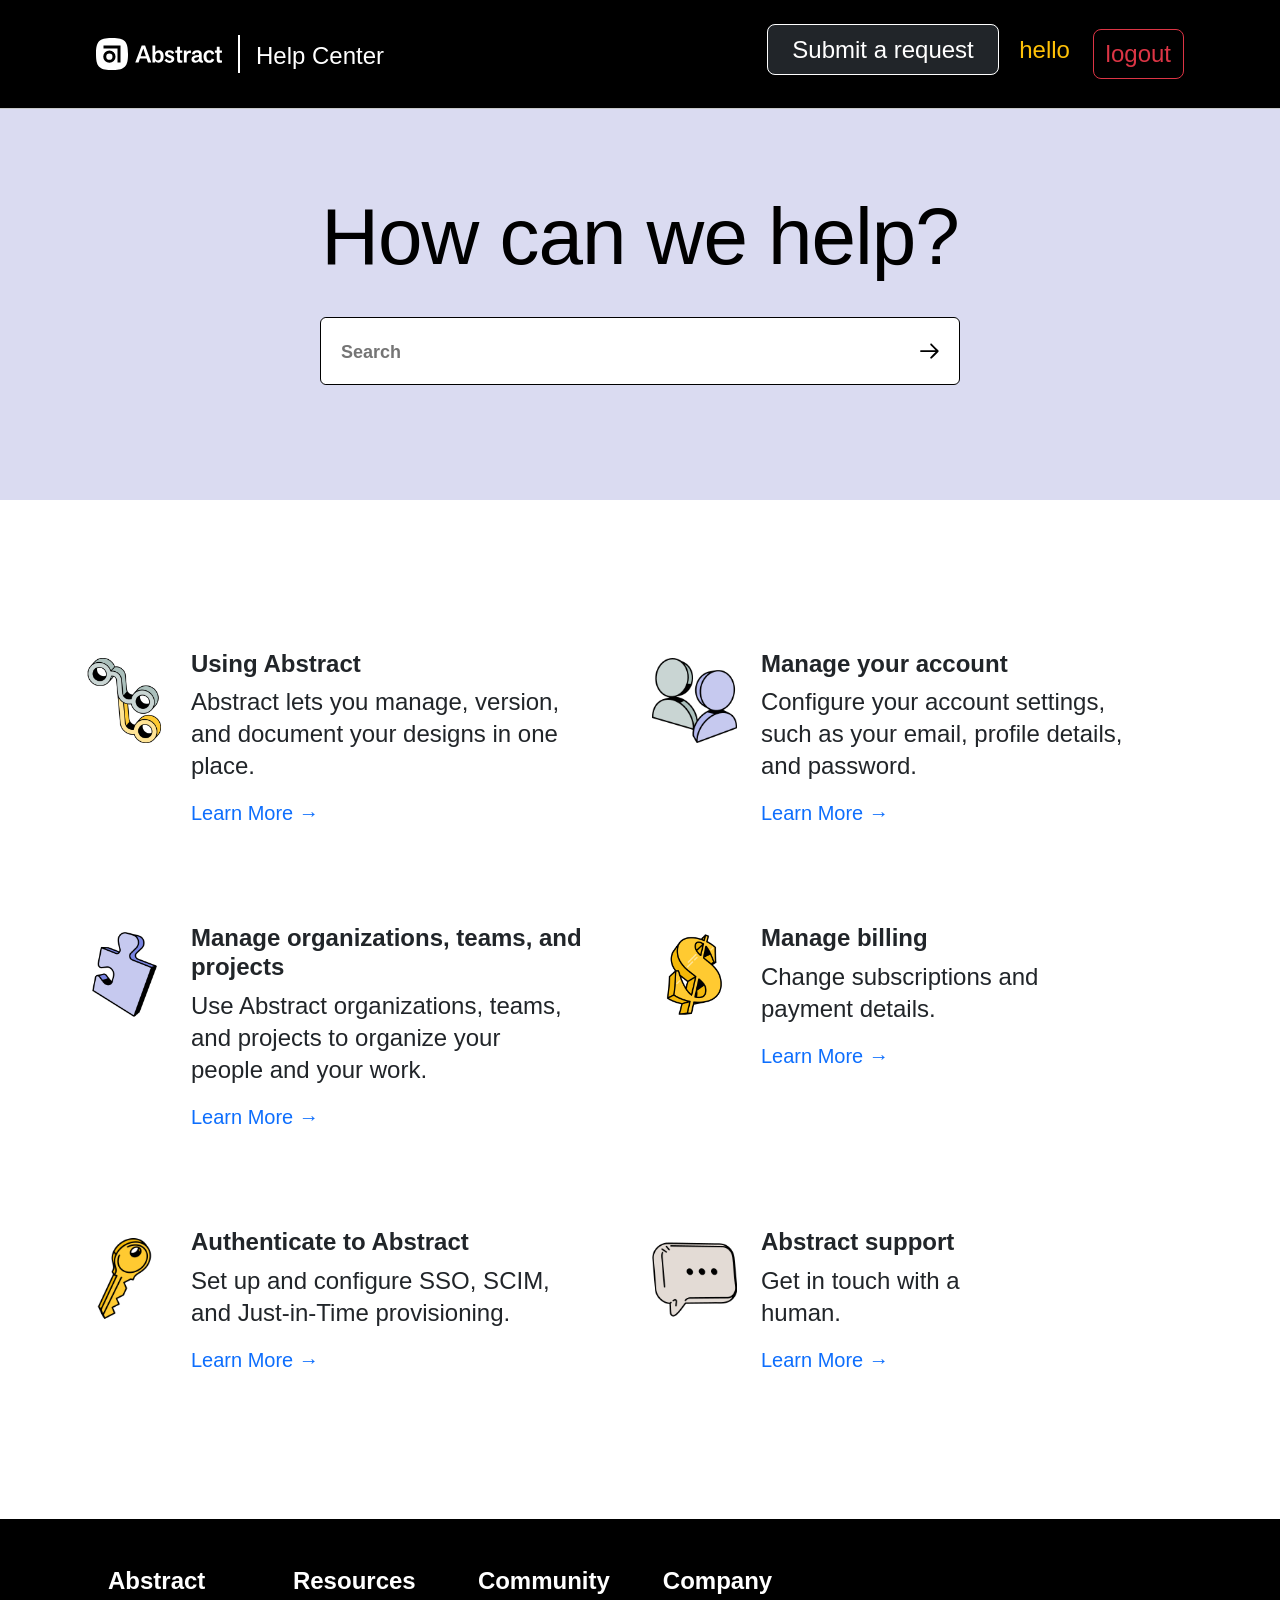
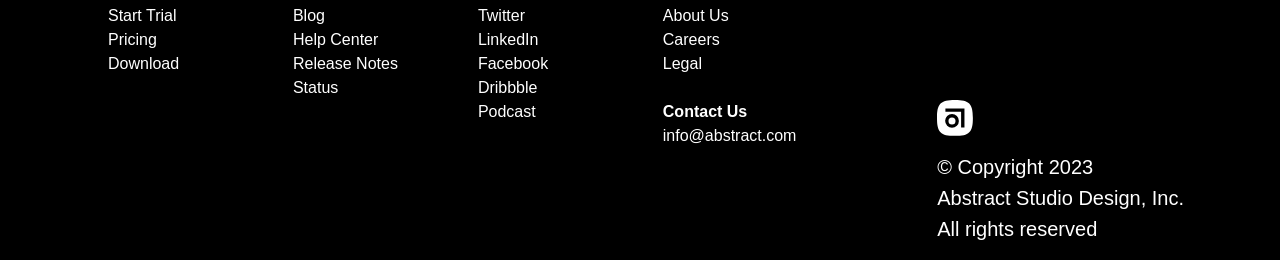
<file: Abstract/index.html>
<!DOCTYPE html>
<html lang="en">
  <head>
    <meta charset="UTF-8" />
    <link rel="stylesheet" href="css/style.css" />
    <link rel="stylesheet" href="css/bootstrap.min.css" />
    <link
      rel="stylesheet"
      href="https://cdnjs.cloudflare.com/ajax/libs/font-awesome/6.6.0/css/all.min.css"
      integrity="sha512-Kc323vGBEqzTmouAECnVceyQqyqdsSiqLQISBL29aUW4U/M7pSPA/gEUZQqv1cwx4OnYxTxve5UMg5GT6L4JJg=="
      crossorigin="anonymous"
      referrerpolicy="no-referrer"
    />
    <meta name="viewport" content="width=device-width, initial-scale=1.0" />
    <title>Abstract</title>
  </head>
  <body>
    <div class="header bg-black d-flex justify-content-between">
      <div class="d-flex align-items-center">
        <a href="" class="logo">
          <svg
            class="abstract-logo logo"
            xmlns="http://www.w3.org/2000/svg"
            viewBox="0 0 200 51"
            preserveAspectRatio="xMinYMid slice"
            style="width: 126px"
          >
            <g class="abstract-logo-mark" fill="#fff">
              <path
                d="M25.41 0C5.08 0 0 5.08 0 25.41s5.08 25.41 25.41 25.41 25.41-5.08 25.41-25.41S45.74 0 25.41 0zm-4.17 39.31A9.73 9.73 0 1 1 31 29.58a9.75 9.75 0 0 1-9.76 9.73zm17.67-.4h-4.77V16.67H11.91v-4.76h27z"
              ></path>
              <circle cx="21.24" cy="29.58" r="4.96"></circle>
            </g>
            <g class="abstract-logo-wordmark" fill="#fff">
              <path
                class="abstract-logo-letter-1"
                d="M70.9 28.81c2.37-6.59 3.32-9.26 4.19-12 1.26 3.92 2.56 7.58 4.08 12zM72.54 12L62.33 38.91h5.22l2.17-6.29h10.63l2.13 6.29h5.26L77.91 12z"
              ></path>
              <path
                class="abstract-logo-letter-2"
                d="M98.43 35.56c-2.82 0-4.46-2.33-4.46-6.37 0-3.62 1.91-5.9 4.61-5.9 2.55 0 4.12 2.32 4.12 6.13 0 4-1.64 6.14-4.27 6.14m-4.34-13.07V12h-4.46v26.9h4.27v-2.47a6.31 6.31 0 0 0 5.63 2.86c4.69 0 7.81-3.66 7.81-9.87s-2.85-9.87-7.31-9.87a7.3 7.3 0 0 0-5.94 2.94z"
              ></path>
              <path
                class="abstract-logo-letter-3"
                d="M116.71 22.8a4.77 4.77 0 0 1 4.29 2.67l3.32-2.25a8.44 8.44 0 0 0-7.48-3.82c-4.69 0-7.36 2.75-7.36 5.73s1.87 4.61 4.81 5.53l2 .65c2.86.91 3.51 1.45 3.51 2.71s-1.07 2-3 2a5.34 5.34 0 0 1-4.84-3.09l-3.47 2.29a9.35 9.35 0 0 0 8.12 4.27c4.73 0 7.67-2.56 7.67-6.07 0-3-1.91-4.61-5.26-5.68l-2-.61c-2.44-.76-3-1.3-3-2.44s.92-1.87 2.82-1.87"
              ></path>
              <path
                class="abstract-logo-letter-4"
                d="M133.3 23.52h3.7V20h-3.7v-6.2h-4.44l-.08 6.2h-3v3.57h3v10.4a5.92 5.92 0 0 0 1.07 4c.77.92 2 1.38 3.9 1.38a13.24 13.24 0 0 0 3.32-.43v-3.59a5.51 5.51 0 0 1-1.83.35c-1.38 0-1.94-.69-1.94-2.64z"
              ></path>
              <path
                class="abstract-logo-letter-5"
                d="M143.77 20h-4.27v19h4.5v-8.88a7.63 7.63 0 0 1 1-4.36 4.43 4.43 0 0 1 4-1.89 6.15 6.15 0 0 1 1.64.25V20a5.3 5.3 0 0 0-1.64-.3 5.44 5.44 0 0 0-5.26 3.18z"
              ></path>
              <path
                class="abstract-logo-letter-6"
                d="M163.54 30.93a5.57 5.57 0 0 1-.84 3 4.61 4.61 0 0 1-4 2c-2 0-2.9-1-2.9-2.4a2.34 2.34 0 0 1 1.64-2.33 18.72 18.72 0 0 1 6.07-1.15zm4.25-4c0-3-.4-4.54-1.58-5.65s-3.09-1.83-5.69-1.83c-4.85 0-7.91 2.29-8.21 6.42l4.28.38c.23-2.1 1.26-3.29 3.59-3.29a3.65 3.65 0 0 1 2.63.81 3 3 0 0 1 .73 2.29v1c-3 .19-6.68.72-8.55 1.56a5.25 5.25 0 0 0-3.48 5.08c0 3.4 2.45 5.57 5.92 5.57a7.63 7.63 0 0 0 6.22-2.71c.41 1.9 1.75 2.61 4.14 2.61a6.21 6.21 0 0 0 2-.31V36c-1.73.31-2-.7-2-2.18z"
              ></path>
              <path
                class="abstract-logo-letter-7"
                d="M175.35 29.31c0-4.23 2-6.17 4.57-6.17 1.8 0 3.17.84 3.7 3.35l4-1.37A7.33 7.33 0 0 0 180 19.4c-5.69 0-9.27 3.78-9.27 10s3.51 10.06 9 10.06c4.31 0 6.83-2.28 7.93-5.45l-4-1.37a3.51 3.51 0 0 1-3.7 3.09c-2.86-.01-4.61-2.22-4.61-6.42z"
              ></path>
              <path
                class="abstract-logo-letter-8"
                d="M196.23 23.52h3.67V20h-3.67v-6.2h-4.44l-.08 6.2h-3v3.57h3v10.4a5.92 5.92 0 0 0 1.07 4c.77.92 2 1.38 3.9 1.38a13.24 13.24 0 0 0 3.32-.43v-3.59a5.51 5.51 0 0 1-1.83.35c-1.38 0-1.94-.69-1.94-2.64z"
              ></path>
            </g>
          </svg>
        </a>
        <div class="separator ms-3"></div>
        <a href="" class="text-white d-inline fs-4 mt-1 ms-3 Help"
          >Help Center</a
        >
      </div>

      <div class="">
        <div class="d-none d-xl-block">
          <a href="" class="text-bg-dark px-4 rounded-3">Submit a request</a>
          <h6
            class="d-inline text-warning ms-3"
            style="font-size: 24px"
            id="info"
          >
            hello
          </h6>
          <a
            href="login.html"
            class="rounded-3 ms-3  btn btn-outline-danger"
            id="logout"
            >logout</a
          >
          <a href="login.html" class="rounded-3 ms-3" id="signin">Sign in</a>
        </div>

        <i
          class="fa-solid fa-magnifying-glass search-btn d-inline d-xl-none fa-xl"
          style="color: #ffffff"
        ></i>

        <i
          class="fa-solid fa-bars fa-xl menuBtn d-inline d-xl-none ms-2"
          style="color: #ffffff"
        ></i>
      </div>
    </div>
    <hr class="m-0 p-0" />
    <div
      class="text-white bg-black d-none flex-column justify-content-center align-items-center py-5 menu"
    >
      <a href="" class="line">Submit a request</a>

      <a href="" class="">Sign in</a>
    </div>

    <main>
      <div class="search-section d-flex flex-column align-items-center">
        <h1 class="fw-medium">How can we help?</h1>
        <div
          class="d-flex justify-content-around bg-white align-items-center pe-3 ps-1 rounded-2 mt-4"
        >
          <input type="text" placeholder="Search" class="border-0 w-100 px-3" />
          <svg
            class="arrow-svg"
            version="1.1"
            id="Layer_1"
            xmlns="http://www.w3.org/2000/svg"
            xmlns:xlink="http://www.w3.org/1999/xlink"
            x="0px"
            y="0px"
            viewBox="0 0 612 792"
            style="enable-background: new 0 0 612 792"
            xml:space="preserve"
          >
            <g>
              <path
                d="M446.3,417.18c-3.38,0-5.35,0-7.31,0c-107.35,0-214.7-0.02-322.05,0.04c-5.82,0-11.25-0.71-15.99-4.44
                c-7.12-5.6-10.1-14.87-7.35-23.25c2.83-8.61,10.38-14.41,19.35-14.81c2-0.09,4-0.05,6-0.05c106.68,0,213.36,0,320.05,0
                c1.96,0,3.92,0,7.21,0c-2.05-2.19-3.29-3.59-4.61-4.92c-35.82-35.85-71.67-71.68-107.48-107.53c-8.92-8.93-10.77-18.21-5.61-27.49
                c6.34-11.4,21.01-14.53,31.38-6.64c1.85,1.41,3.53,3.05,5.17,4.7c48.34,48.32,96.66,96.66,144.99,145
                c12.49,12.5,12.49,23.74-0.01,36.25c-48.56,48.58-97.11,97.15-145.68,145.71c-8.95,8.94-18.17,10.82-27.48,5.69
                c-11.41-6.28-14.6-21-6.74-31.36c1.5-1.98,3.28-3.77,5.04-5.54c35.46-35.5,70.95-70.98,106.42-106.47
                C442.88,420.82,444.1,419.49,446.3,417.18z"
              ></path>
            </g>
          </svg>
        </div>
      </div>
      <div class="container">
        <div class="row">
          <div class="col-sm-12 col-md-6 d-flex align-items-start">
            <img src="img/icon-versions.png" alt="" class="mt-2" />
            <div class="ms-4">
              <h4 class="fw-bolder">Using Abstract</h4>
              <p class="">
                Abstract lets you manage, version, and document your designs in
                one place.
              </p>
              <a href="">Learn More →</a>
            </div>
          </div>
          <div class="col-sm-12 col-md-6 d-flex align-items-start">
            <img src="img/icon-account.png" alt="" class="mt-2" />
            <div class="ms-4">
              <h4 class="fw-bolder">Manage your account</h4>
              <p class="">
                Configure your account settings, such as your email, profile
                details, and password.
              </p>
              <a href="">Learn More →</a>
            </div>
          </div>
          <div class="col-sm-12 col-md-6 d-flex align-items-start">
            <img src="img/icon-organizations.png" alt="" class="mt-2" />
            <div class="ms-4">
              <h4 class="fw-bolder">
                Manage organizations, teams, and projects
              </h4>
              <p class="">
                Use Abstract organizations, teams, and projects to organize your
                people and your work.
              </p>
              <a href="">Learn More →</a>
            </div>
          </div>
          <div class="col-sm-12 col-md-6 d-flex align-items-start">
            <img src="img/icon-billing.png" alt="" class="mt-2" />
            <div class="ms-4">
              <h4 class="fw-bolder">Manage billing</h4>
              <p class="">Change subscriptions and payment details.</p>
              <a href="">Learn More →</a>
            </div>
          </div>
          <div class="col-sm-12 col-md-6 d-flex align-items-start">
            <img src="img/icon-authenticate.png" alt="" class="mt-2" />
            <div class="ms-4">
              <h4 class="fw-bolder">Authenticate to Abstract</h4>
              <p class="">
                Set up and configure SSO, SCIM, and Just-in-Time provisioning.
              </p>
              <a href="">Learn More →</a>
            </div>
          </div>
          <div class="col-sm-12 col-md-6 d-flex align-items-start">
            <img src="img/icon-comment.png" alt="" class="mt-2" />
            <div class="ms-4">
              <h4 class="fw-bolder">Abstract support</h4>
              <p class="">Get in touch with a human.</p>
              <a href="">Learn More →</a>
            </div>
          </div>
        </div>
      </div>
    </main>
    <footer
      class="footer bg-black mt-5 d-flex text-white justify-content-lg-between justify-content-md-center justify-content-sm-start"
    >
      <div class="d-flex" style="margin-bottom: 7rem">
        <div class="row ms-lg-0">
          <div
            class="column d-flex flex-column mt-5 col-md-6 col-xl-2 col-lg-2 col-sm-4 col-6"
            style=""
          >
            <h3>Abstract</h3>
            <a href="">Start Trial</a>
            <a href="">Pricing</a>
            <a href="">Download</a>
          </div>
          <div
            class="column d-flex flex-column mt-5 col-md-5 col-xl-2 col-lg-2 ms-xl-5 ms-lg-4 col-sm-4 col-6 ms-sm-2"
          >
            <h3>Resources</h3>
            <a href="">Blog</a>
            <a href="">Help Center</a>
            <a href="">Release Notes</a>
            <a href="">Status</a>
          </div>
          <div
            class="column d-flex flex-column mt-5 col-md-6 col-xl-2 col-lg-2 ms-xl-5 ms-lg-4 col-sm-4 col-6 ms-sm-2"
          >
            <h3>Community</h3>
            <a href="">Twitter</a>
            <a href="">LinkedIn</a>
            <a href="">Facebook</a>
            <a href="">Dribbble</a>
            <a href="">Podcast</a>
          </div>
          <div
            class="column d-flex flex-column mt-5 col-md-5 col-xl-2 col-lg-2 ms-xl-5 ms-lg-4 col-sm-4 col-6 ms-sm-2"
          >
            <h3>Company</h3>
            <a href="">About Us</a>
            <a href="">Careers</a>
            <a href="">Legal</a>
            <strong class="mt-4">Contact Us</strong>
            <a href="">info@abstract.com</a>
          </div>
        </div>
      </div>

      <div class="align-self-end copyright">
        <svg
          class="abstract-logo-footer"
          xmlns="http://www.w3.org/2000/svg"
          viewBox="0 0 200 51"
          preserveAspectRatio="xMinYMid slice"
          style="width: 36px; height: 36px"
        >
          <g class="abstract-logo-mark-footer" fill="#fff">
            <path
              d="M25.41 0C5.08 0 0 5.08 0 25.41s5.08 25.41 25.41 25.41 25.41-5.08 25.41-25.41S45.74 0 25.41 0zm-4.17 39.31A9.73 9.73 0 1 1 31 29.58a9.75 9.75 0 0 1-9.76 9.73zm17.67-.4h-4.77V16.67H11.91v-4.76h27z"
            ></path>
            <circle cx="21.24" cy="29.58" r="4.96"></circle>
          </g>
        </svg>
        <p class="mt-3">© Copyright 2023</p>
        <p>Abstract Studio Design, Inc.</p>
        <p class="">All rights reserved</p>
      </div>
    </footer>

    <script src="js/app.js"></script>
    <script src="js/bootstrap.bundle.min.js"></script>
  </body>
</html>
</file>
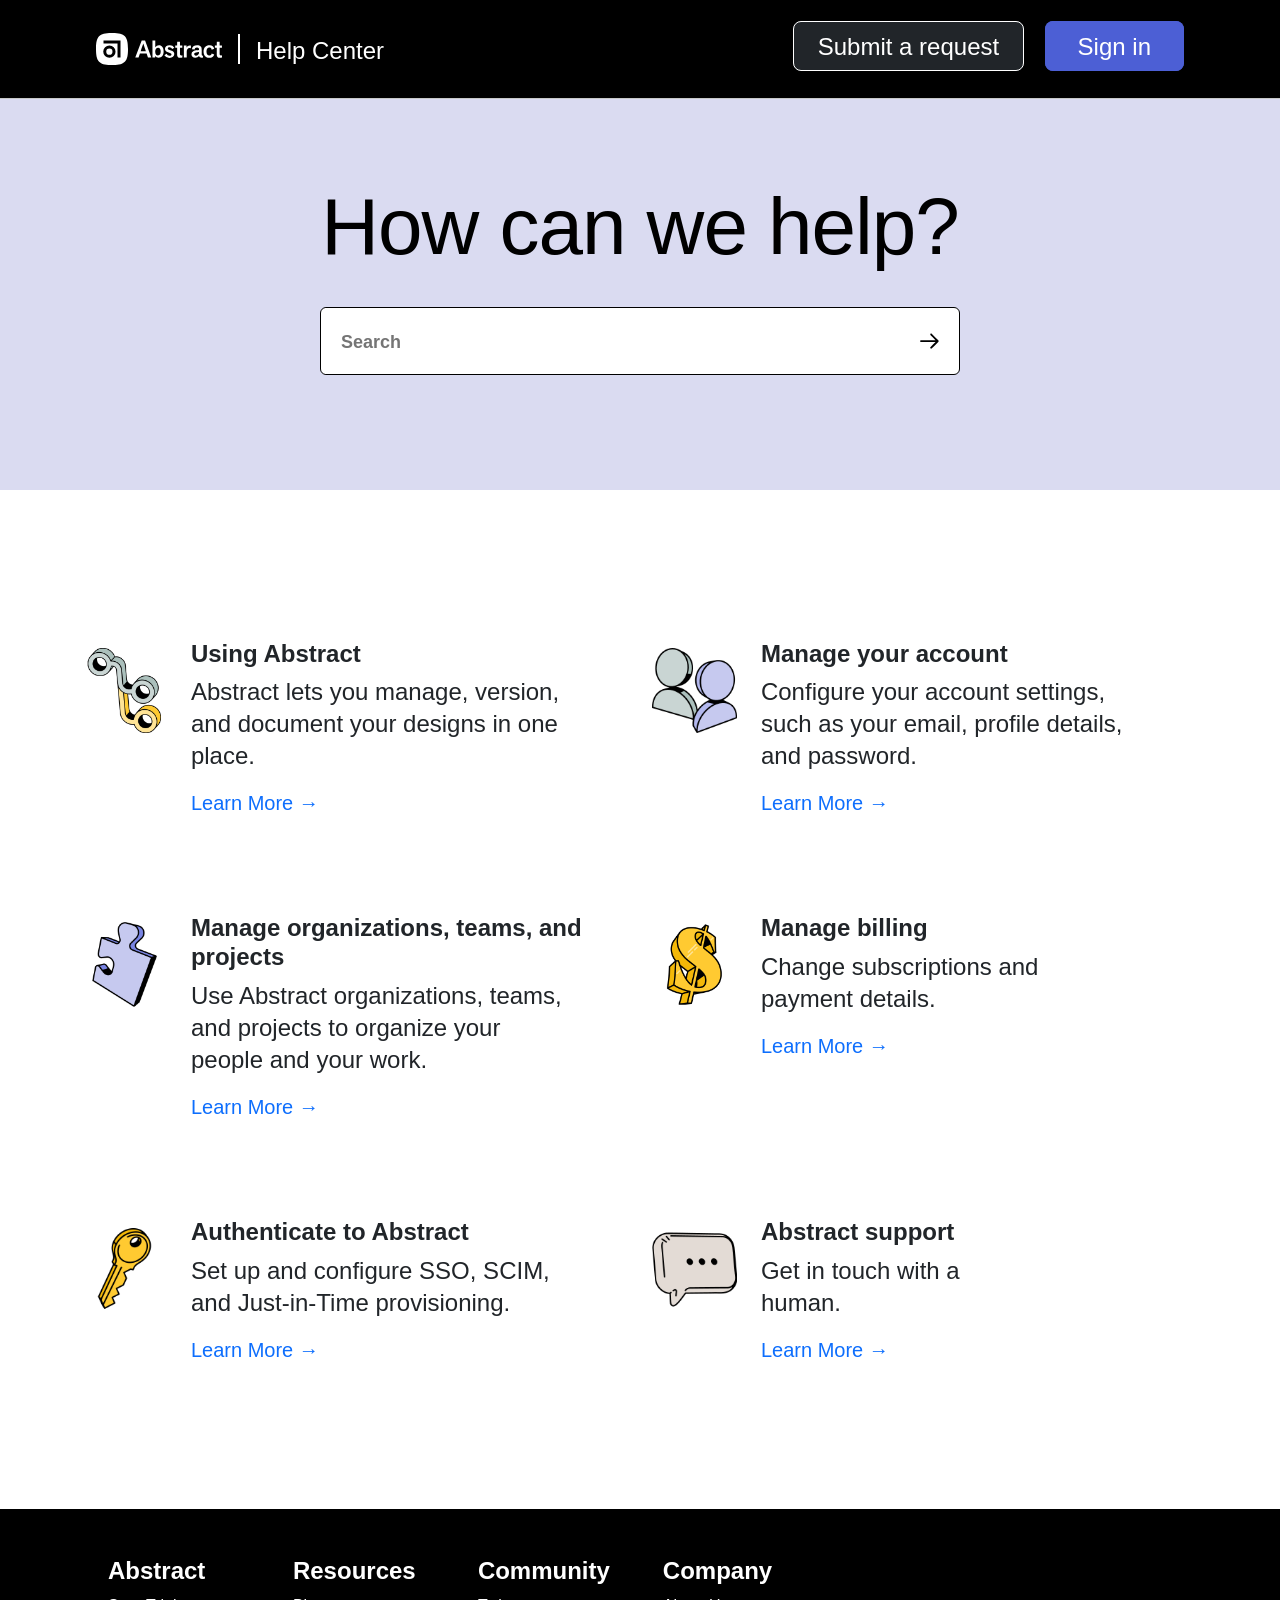
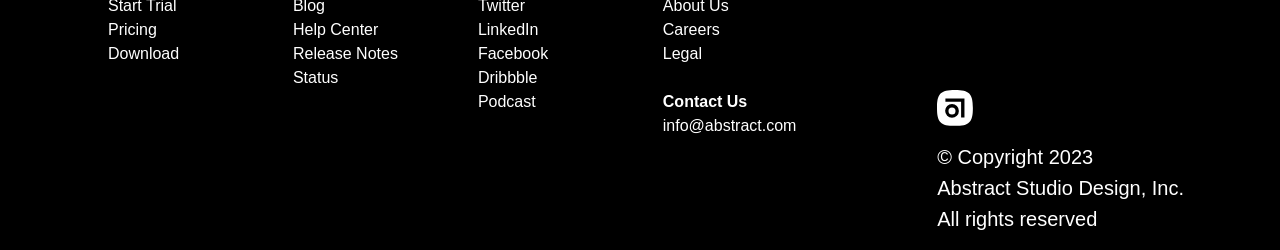
<file: preliminary/index.html>
<!DOCTYPE html>
<html lang="en">
  <head>
    <meta charset="UTF-8" />
    <link rel="stylesheet" href="style.css" />
    <link rel="stylesheet" href="bootstrap.min.css" />
    <link
      rel="stylesheet"
      href="https://cdnjs.cloudflare.com/ajax/libs/font-awesome/6.6.0/css/all.min.css"
      integrity="sha512-Kc323vGBEqzTmouAECnVceyQqyqdsSiqLQISBL29aUW4U/M7pSPA/gEUZQqv1cwx4OnYxTxve5UMg5GT6L4JJg=="
      crossorigin="anonymous"
      referrerpolicy="no-referrer"
    />
    <meta name="viewport" content="width=device-width, initial-scale=1.0" />
    <title>Abstract</title>
  </head>
  <body>
    <div class="header bg-black d-flex justify-content-between">
      <div class="d-flex align-items-center">
        <a href="" class="logo">
          <svg
            class="abstract-logo logo"
            xmlns="http://www.w3.org/2000/svg"
            viewBox="0 0 200 51"
            preserveAspectRatio="xMinYMid slice"
            style="width: 126px"
          >
            <g class="abstract-logo-mark" fill="#fff">
              <path
                d="M25.41 0C5.08 0 0 5.08 0 25.41s5.08 25.41 25.41 25.41 25.41-5.08 25.41-25.41S45.74 0 25.41 0zm-4.17 39.31A9.73 9.73 0 1 1 31 29.58a9.75 9.75 0 0 1-9.76 9.73zm17.67-.4h-4.77V16.67H11.91v-4.76h27z"
              ></path>
              <circle cx="21.24" cy="29.58" r="4.96"></circle>
            </g>
            <g class="abstract-logo-wordmark" fill="#fff">
              <path
                class="abstract-logo-letter-1"
                d="M70.9 28.81c2.37-6.59 3.32-9.26 4.19-12 1.26 3.92 2.56 7.58 4.08 12zM72.54 12L62.33 38.91h5.22l2.17-6.29h10.63l2.13 6.29h5.26L77.91 12z"
              ></path>
              <path
                class="abstract-logo-letter-2"
                d="M98.43 35.56c-2.82 0-4.46-2.33-4.46-6.37 0-3.62 1.91-5.9 4.61-5.9 2.55 0 4.12 2.32 4.12 6.13 0 4-1.64 6.14-4.27 6.14m-4.34-13.07V12h-4.46v26.9h4.27v-2.47a6.31 6.31 0 0 0 5.63 2.86c4.69 0 7.81-3.66 7.81-9.87s-2.85-9.87-7.31-9.87a7.3 7.3 0 0 0-5.94 2.94z"
              ></path>
              <path
                class="abstract-logo-letter-3"
                d="M116.71 22.8a4.77 4.77 0 0 1 4.29 2.67l3.32-2.25a8.44 8.44 0 0 0-7.48-3.82c-4.69 0-7.36 2.75-7.36 5.73s1.87 4.61 4.81 5.53l2 .65c2.86.91 3.51 1.45 3.51 2.71s-1.07 2-3 2a5.34 5.34 0 0 1-4.84-3.09l-3.47 2.29a9.35 9.35 0 0 0 8.12 4.27c4.73 0 7.67-2.56 7.67-6.07 0-3-1.91-4.61-5.26-5.68l-2-.61c-2.44-.76-3-1.3-3-2.44s.92-1.87 2.82-1.87"
              ></path>
              <path
                class="abstract-logo-letter-4"
                d="M133.3 23.52h3.7V20h-3.7v-6.2h-4.44l-.08 6.2h-3v3.57h3v10.4a5.92 5.92 0 0 0 1.07 4c.77.92 2 1.38 3.9 1.38a13.24 13.24 0 0 0 3.32-.43v-3.59a5.51 5.51 0 0 1-1.83.35c-1.38 0-1.94-.69-1.94-2.64z"
              ></path>
              <path
                class="abstract-logo-letter-5"
                d="M143.77 20h-4.27v19h4.5v-8.88a7.63 7.63 0 0 1 1-4.36 4.43 4.43 0 0 1 4-1.89 6.15 6.15 0 0 1 1.64.25V20a5.3 5.3 0 0 0-1.64-.3 5.44 5.44 0 0 0-5.26 3.18z"
              ></path>
              <path
                class="abstract-logo-letter-6"
                d="M163.54 30.93a5.57 5.57 0 0 1-.84 3 4.61 4.61 0 0 1-4 2c-2 0-2.9-1-2.9-2.4a2.34 2.34 0 0 1 1.64-2.33 18.72 18.72 0 0 1 6.07-1.15zm4.25-4c0-3-.4-4.54-1.58-5.65s-3.09-1.83-5.69-1.83c-4.85 0-7.91 2.29-8.21 6.42l4.28.38c.23-2.1 1.26-3.29 3.59-3.29a3.65 3.65 0 0 1 2.63.81 3 3 0 0 1 .73 2.29v1c-3 .19-6.68.72-8.55 1.56a5.25 5.25 0 0 0-3.48 5.08c0 3.4 2.45 5.57 5.92 5.57a7.63 7.63 0 0 0 6.22-2.71c.41 1.9 1.75 2.61 4.14 2.61a6.21 6.21 0 0 0 2-.31V36c-1.73.31-2-.7-2-2.18z"
              ></path>
              <path
                class="abstract-logo-letter-7"
                d="M175.35 29.31c0-4.23 2-6.17 4.57-6.17 1.8 0 3.17.84 3.7 3.35l4-1.37A7.33 7.33 0 0 0 180 19.4c-5.69 0-9.27 3.78-9.27 10s3.51 10.06 9 10.06c4.31 0 6.83-2.28 7.93-5.45l-4-1.37a3.51 3.51 0 0 1-3.7 3.09c-2.86-.01-4.61-2.22-4.61-6.42z"
              ></path>
              <path
                class="abstract-logo-letter-8"
                d="M196.23 23.52h3.67V20h-3.67v-6.2h-4.44l-.08 6.2h-3v3.57h3v10.4a5.92 5.92 0 0 0 1.07 4c.77.92 2 1.38 3.9 1.38a13.24 13.24 0 0 0 3.32-.43v-3.59a5.51 5.51 0 0 1-1.83.35c-1.38 0-1.94-.69-1.94-2.64z"
              ></path>
            </g>
          </svg>
        </a>
        <div class="separator ms-3"></div>
        <a href="" class="text-white d-inline fs-4 mt-1 ms-3 Help"
          >Help Center</a
        >
      </div>

      <div class="">
        <div class="d-none d-xl-block">
          <a href="" class="text-bg-dark px-4 rounded-3">Submit a request</a>
          <a href="" class="rounded-3 ms-3">Sign in</a>
        </div>
        <!-- <img
          src="img/search_24dp_5F6368_FILL0_wght400_GRAD0_opsz24.png"
          alt=""
          class="search-btn d-inline d-xl-none "
        /> -->
        <i
          class="fa-solid fa-magnifying-glass search-btn d-inline d-xl-none fa-xl"
          style="color: #ffffff"
        ></i>

        <i
          class="fa-solid fa-bars fa-xl menuBtn d-inline d-xl-none ms-2"
          style="color: #ffffff"
        ></i>
      </div>
    </div>
    <hr class="m-0 p-0" />
    <div
      class="text-white bg-black d-none flex-column justify-content-center align-items-center py-5 menu"
    >
      <a href="" class="line">Submit a request</a>

      <a href="" class="">Sign in</a>
    </div>

    <main>
      <div class="search-section d-flex flex-column align-items-center">
        <h1 class="fw-medium">How can we help?</h1>
        <div
          class="d-flex justify-content-around bg-white align-items-center pe-3 ps-1 rounded-2 mt-4 "
        >
          <input type="text" placeholder="Search" class="border-0 w-100 px-3" />
          <svg
            class="arrow-svg"
            version="1.1"
            id="Layer_1"
            xmlns="http://www.w3.org/2000/svg"
            xmlns:xlink="http://www.w3.org/1999/xlink"
            x="0px"
            y="0px"
            viewBox="0 0 612 792"
            style="enable-background: new 0 0 612 792"
            xml:space="preserve"
          >
            <g>
              <path
                d="M446.3,417.18c-3.38,0-5.35,0-7.31,0c-107.35,0-214.7-0.02-322.05,0.04c-5.82,0-11.25-0.71-15.99-4.44
                c-7.12-5.6-10.1-14.87-7.35-23.25c2.83-8.61,10.38-14.41,19.35-14.81c2-0.09,4-0.05,6-0.05c106.68,0,213.36,0,320.05,0
                c1.96,0,3.92,0,7.21,0c-2.05-2.19-3.29-3.59-4.61-4.92c-35.82-35.85-71.67-71.68-107.48-107.53c-8.92-8.93-10.77-18.21-5.61-27.49
                c6.34-11.4,21.01-14.53,31.38-6.64c1.85,1.41,3.53,3.05,5.17,4.7c48.34,48.32,96.66,96.66,144.99,145
                c12.49,12.5,12.49,23.74-0.01,36.25c-48.56,48.58-97.11,97.15-145.68,145.71c-8.95,8.94-18.17,10.82-27.48,5.69
                c-11.41-6.28-14.6-21-6.74-31.36c1.5-1.98,3.28-3.77,5.04-5.54c35.46-35.5,70.95-70.98,106.42-106.47
                C442.88,420.82,444.1,419.49,446.3,417.18z"
              ></path>
            </g>
          </svg>
        </div>
      </div>
      <div class="container">
        <div class="row">
          <div class="col-sm-12 col-md-6 d-flex align-items-start">
            <img src="img/icon-versions.png" alt="" class="mt-2" />
            <div class="ms-4">
              <h4 class="fw-bolder">Using Abstract</h4>
              <p class="">
                Abstract lets you manage, version, and document your designs in
                one place.
              </p>
              <a href="">Learn More →</a>
            </div>
          </div>
          <div class="col-sm-12 col-md-6 d-flex align-items-start">
            <img src="img/icon-account.png" alt="" class="mt-2" />
            <div class="ms-4">
              <h4 class="fw-bolder">Manage your account</h4>
              <p class="">
                Configure your account settings, such as your email, profile
                details, and password.
              </p>
              <a href="">Learn More →</a>
            </div>
          </div>
          <div class="col-sm-12 col-md-6 d-flex align-items-start">
            <img src="img/icon-organizations.png" alt="" class="mt-2" />
            <div class="ms-4">
              <h4 class="fw-bolder">
                Manage organizations, teams, and projects
              </h4>
              <p class="">
                Use Abstract organizations, teams, and projects to organize your
                people and your work.
              </p>
              <a href="">Learn More →</a>
            </div>
          </div>
          <div class="col-sm-12 col-md-6 d-flex align-items-start">
            <img src="img/icon-billing.png" alt="" class="mt-2" />
            <div class="ms-4">
              <h4 class="fw-bolder">Manage billing</h4>
              <p class="">Change subscriptions and payment details.</p>
              <a href="">Learn More →</a>
            </div>
          </div>
          <div class="col-sm-12 col-md-6 d-flex align-items-start">
            <img src="img/icon-authenticate.png" alt="" class="mt-2" />
            <div class="ms-4">
              <h4 class="fw-bolder">Authenticate to Abstract</h4>
              <p class="">
                Set up and configure SSO, SCIM, and Just-in-Time provisioning.
              </p>
              <a href="">Learn More →</a>
            </div>
          </div>
          <div class="col-sm-12 col-md-6 d-flex align-items-start">
            <img src="img/icon-comment.png" alt="" class="mt-2" />
            <div class="ms-4">
              <h4 class="fw-bolder">Abstract support</h4>
              <p class="">Get in touch with a human.</p>
              <a href="">Learn More →</a>
            </div>
          </div>
        </div>
      </div>
    </main>
    <footer
      class="footer bg-black mt-5 d-flex text-white justify-content-lg-between justify-content-md-center justify-content-sm-start"
    >
      <div class="d-flex" style="margin-bottom: 7rem">
        <div class="row ms-lg-0">
          <div
            class="column d-flex flex-column mt-5 col-md-6 col-xl-2 col-lg-2 col-sm-4 col-6"
            style=""
          >
            <h3>Abstract</h3>
            <a href="">Start Trial</a>
            <a href="">Pricing</a>
            <a href="">Download</a>
          </div>
          <div
            class="column d-flex flex-column mt-5 col-md-5 col-xl-2 col-lg-2 ms-xl-5 ms-lg-4 col-sm-4 col-6 ms-sm-2"
          >
            <h3>Resources</h3>
            <a href="">Blog</a>
            <a href="">Help Center</a>
            <a href="">Release Notes</a>
            <a href="">Status</a>
          </div>
          <div
            class="column d-flex flex-column mt-5 col-md-6 col-xl-2 col-lg-2 ms-xl-5 ms-lg-4 col-sm-4 col-6 ms-sm-2"
          >
            <h3>Community</h3>
            <a href="">Twitter</a>
            <a href="">LinkedIn</a>
            <a href="">Facebook</a>
            <a href="">Dribbble</a>
            <a href="">Podcast</a>
          </div>
          <div
            class="column d-flex flex-column mt-5 col-md-5 col-xl-2 col-lg-2 ms-xl-5 ms-lg-4 col-sm-4 col-6 ms-sm-2"
          >
            <h3>Company</h3>
            <a href="">About Us</a>
            <a href="">Careers</a>
            <a href="">Legal</a>
            <strong class="mt-4">Contact Us</strong>
            <a href="">info@abstract.com</a>
          </div>
        </div>
      </div>

      <div class="align-self-end copyright">
        <svg
          class="abstract-logo-footer"
          xmlns="http://www.w3.org/2000/svg"
          viewBox="0 0 200 51"
          preserveAspectRatio="xMinYMid slice"
          style="width: 36px; height: 36px"
        >
          <g class="abstract-logo-mark-footer" fill="#fff">
            <path
              d="M25.41 0C5.08 0 0 5.08 0 25.41s5.08 25.41 25.41 25.41 25.41-5.08 25.41-25.41S45.74 0 25.41 0zm-4.17 39.31A9.73 9.73 0 1 1 31 29.58a9.75 9.75 0 0 1-9.76 9.73zm17.67-.4h-4.77V16.67H11.91v-4.76h27z"
            ></path>
            <circle cx="21.24" cy="29.58" r="4.96"></circle>
          </g>
        </svg>
        <p class="mt-3">© Copyright 2023</p>
        <p>Abstract Studio Design, Inc.</p>
        <p class="">All rights reserved</p>
      </div>
    </footer>

    <script src="app.js"></script>
    <script src="bootstrap.bundle.min.js"></script>
  </body>
</html>
</file>
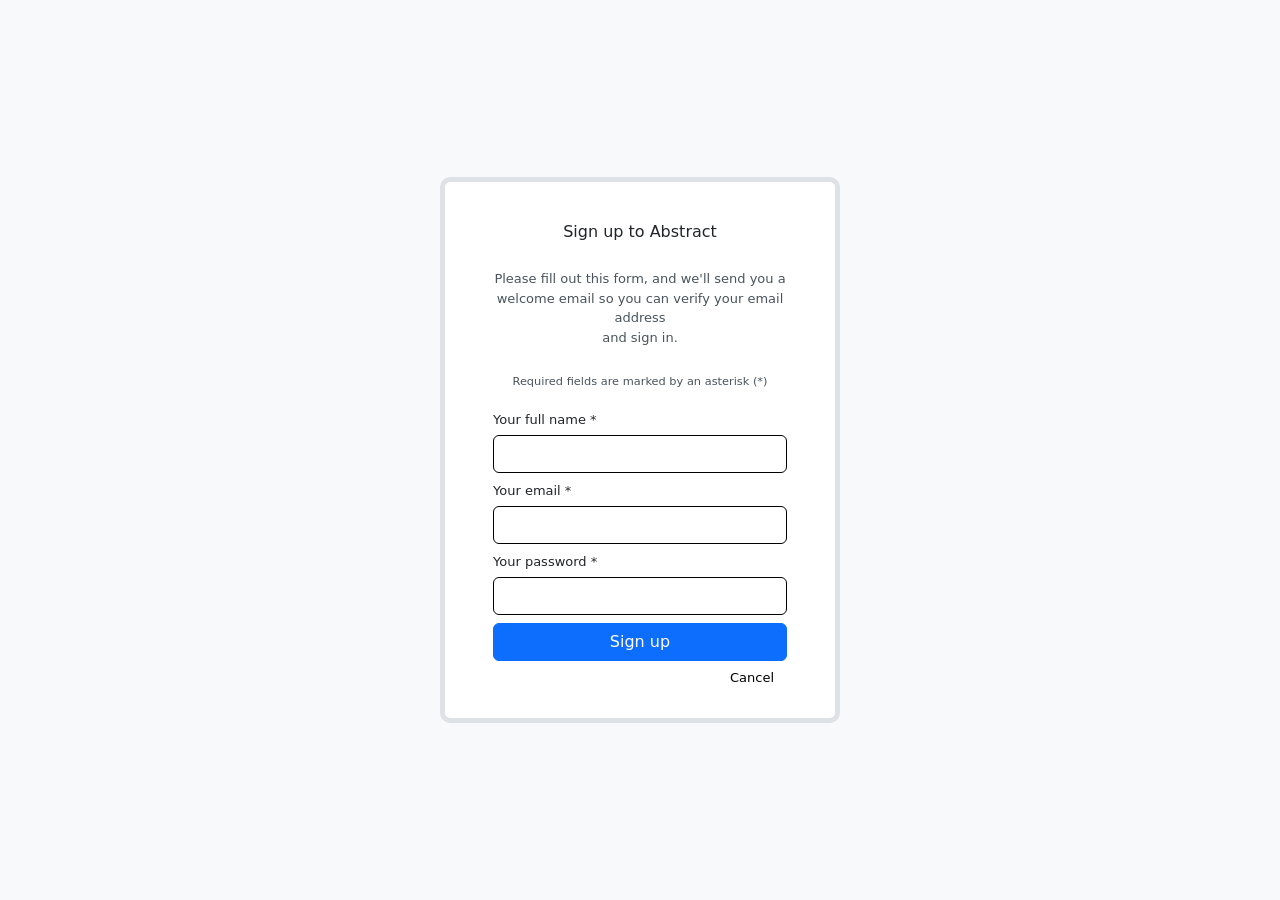
<file: Abstract/SignUp.html>
<!DOCTYPE html>
<html lang="en">
  <head>
    <meta charset="UTF-8" />
    <meta name="viewport" content="width=device-width, initial-scale=1.0" />
    <title>Sign up</title>
    <link rel="stylesheet" href="css/bootstrap.min.css" />
    <link rel="stylesheet" href="css/signup.css" />
  </head>
  <body>
    <div
      class="container d-flex justify-content-center align-items-center min-vh-100"
    >
      <div class="card border border-5 px-5 p-4" style="width: 400px">
        <h4 class="card-title text-center mt-3">Sign up to Abstract</h4>
        <p class="text-center mt-3">
          Please fill out this form, and we'll send you a welcome email so you
          can verify your email address <br />
          and sign in.
        </p>
        <p class="text-center mt-2">
          <small>Required fields are marked by an asterisk (*)</small>
        </p>
        <form>
          <div class="form-group">
            <label for="fullName">Your full name *</label>
            <input
              type="text"
              class="form-control border mt-1 border-1 border-black"
              id="fullName"
            />
          </div>
          <div class="form-group">
            <label for="email" class="mt-2">Your email *</label>
            <input
              type="email"
              class="form-control border mt-1 border-1 border-black"
              id="email"
            />
          </div>
          <div class="form-group">
            <label for="password" class="mt-2">Your password *</label>
            <input
              type="password"
              class="form-control border mt-1 border-1 border-black"
              id="password"
            />
          </div>
          <button type="submit" class="btn btn-primary btn-block w-100 mt-2" data-bs-toggle="modal" data-bs-target="#exampleModal">
            Sign up
          </button>
          <div class="d-flex justify-content-end">
            <button
              type="button"
              class="btn btn-link btn-block text-black"
              style="font-size: 13px"
            >
              Cancel
            </button>
          </div>
        </form>
      </div>
    </div>
    



    <div class="modal fade" id="exampleModal" tabindex="-1" aria-labelledby="exampleModalLabel" aria-hidden="true">
  <div class="modal-dialog">
    <div class="modal-content">
      <div class="modal-header">
        <h1 class="modal-title fs-5" id="exampleModalLabel">sign in</h1>
        <button type="button" class="btn-close" data-bs-dismiss="modal" aria-label="Close"></button>
      </div>
      <div class="modal-body" id="modalContent">
        
      </div>
      
    </div>
  </div>
</div>
    <script src="js/bootstrap.bundle.min.js"></script>
    <script src="js/signup.js"></script>
  </body>
</html>
</file>
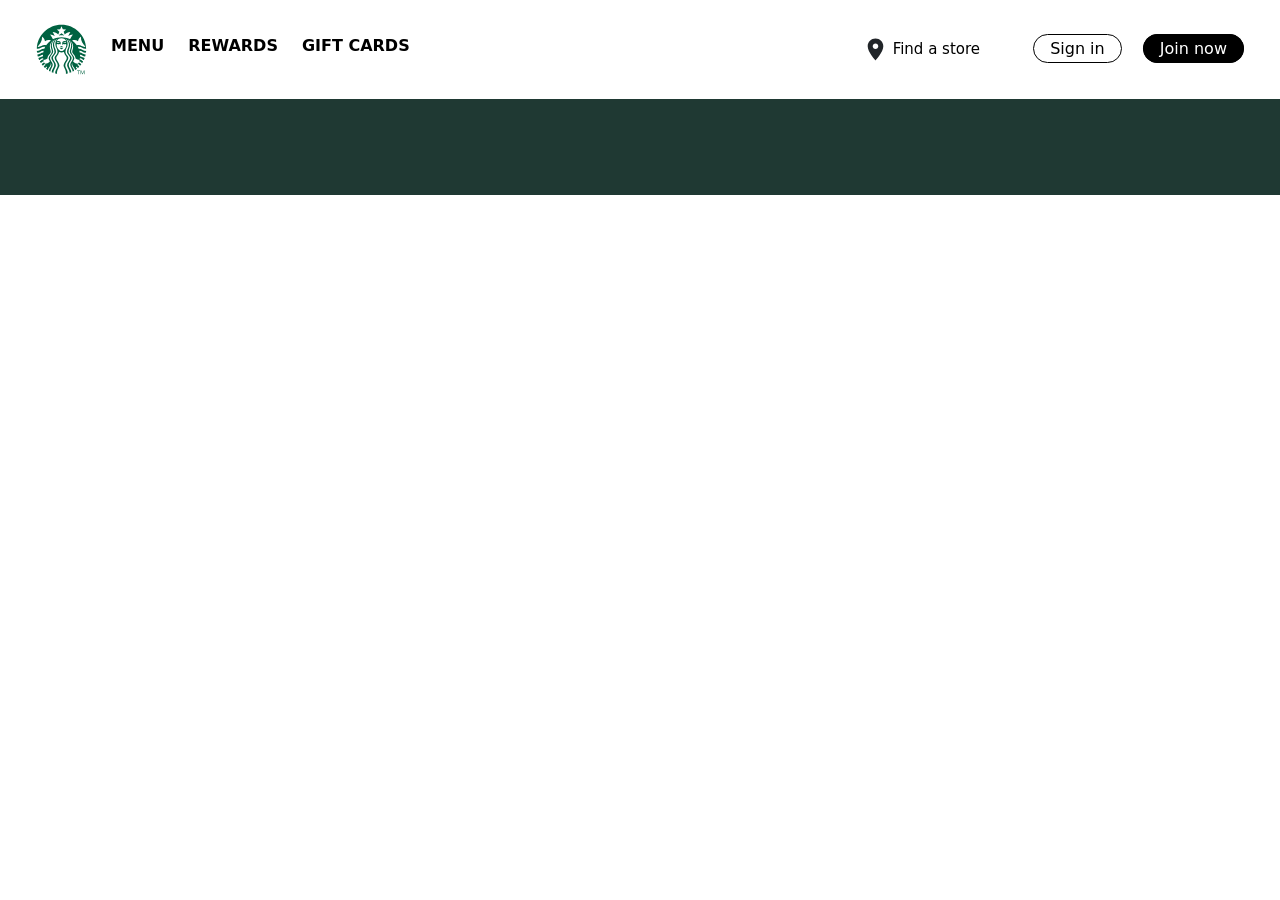
<file: Starbucks/detail.html>
<!DOCTYPE html>
<html lang="en">
  <head>
    <meta charset="UTF-8" />
    <meta name="viewport" content="width=device-width, initial-scale=1.0" />
    <title>Document</title>
    <link rel="stylesheet" href="css/bootstrap.min.css" />
    <link rel="stylesheet" href="css/style.css" />
    <style>
      .background {
        background-color: #1f3933;
      }
      img {
        width: 180px;
        height: 180px;
        margin-right: 10rem;
      }
      h1 {
        font-size: 28px;
      }
      h3 {
        color: white;
      }
    </style>
  </head>
  <body>
    <nav class="navbar py-4 align-items-center">
      <div class="container-fluid">
        <div class="d-flex align-items-center ms-4">
          <svg
            aria-hidden="true"
            focusable="false"
            viewBox="0 0 62 62"
            xmlns="http://www.w3.org/2000/svg"
          >
            <circle cx="31" cy="31" fill="#ffffff" r="30.002"></circle>
            <path
              d="M34.017 13.969c-.263-.047-1.531-.26-3.017-.26s-2.754.212-3.017.26c-.151.027-.209-.121-.094-.207.104-.077 3.11-2.365 3.11-2.365l3.109 2.365c.117.086.06.234-.091.207zm-5.194 14.856s-.159.057-.201.197c.63.484 1.064 1.585 2.378 1.585s1.748-1.101 2.377-1.585c-.041-.141-.2-.197-.2-.197s-.823.194-2.177.194-2.177-.194-2.177-.194zm2.177-1.853c-.365 0-.445-.138-.694-.137-.237.001-.697.19-.797.363.007.088.039.167.103.237.532.08.772.376 1.389.376s.856-.296 1.389-.376c.062-.07.096-.148.103-.237-.099-.173-.56-.361-.798-.363-.25-.002-.331.137-.695.137zm29.956 5.673c-.038.717-.102 1.428-.19 2.131-3.396.562-4.61-2.464-8.089-2.312.208.738.377 1.49.507 2.258 2.869-.002 4.025 2.68 7.217 2.285-.168.82-.37 1.629-.603 2.426-2.524.248-3.413-2.26-6.334-2.191.024.416.037.836.037 1.26l-.012.701 5.672 2.164c-.297.807-.629 1.596-.991 2.369-1.705-.094-2.293-2.281-4.887-2.107-.078.561-.177 1.115-.295 1.662 2.253-.158 2.738 1.916 4.352 2.084-.411.75-.854 1.48-1.325 2.191-.956-.512-1.785-2.057-3.598-2.152.186-.574.349-1.156.487-1.748-1.608 0-3.447-.627-4.989-2.031.5-2.846-3.917-5.744-3.917-7.828 0-2.264 1.145-3.517 1.145-6.569 0-2.265-1.1-4.722-2.759-6.401-.321-.326-.65-.59-1.028-.827 1.524 1.886 2.694 4.122 2.694 6.712 0 2.874-1.337 4.391-1.337 7.044 0 2.652 3.88 4.947 3.88 7.682 0 1.076-.344 2.127-1.478 4.191 1.742 1.74 4.011 2.689 5.475 2.689.475 0 .73-.145.9-.518.146-.322.285-.648.416-.977 1.577.061 2.299 1.494 3.172 2.066-.479.643-.982 1.264-1.509 1.865-.585-.648-1.371-1.738-2.522-2.041-.206.4-.424.795-.653 1.182.991.27 1.669 1.27 2.194 1.928-.566.586-1.155 1.148-1.768 1.688-.383-.596-.979-1.352-1.647-1.76-.247.334-.504.66-.769.977.568.385 1.069 1.078 1.396 1.643-.708.568-1.44 1.107-2.198 1.611-.374-3.047-4.533-5.135-3.412-8.67-.368.623-.807 1.402-.807 2.34 0 2.559 2.726 4.59 2.943 7.133-.565.338-1.143.656-1.732.957-.098-2.795-2.984-5.854-2.984-8.148 0-2.561 3.354-5.133 3.354-8.156 0-3.025-3.87-5.119-3.87-7.775 0-2.654 1.646-4.181 1.646-7.583 0-2.492-1.184-5.014-3.013-6.625-.324-.286-.643-.513-1.026-.712 1.725 2.069 2.725 3.946 2.725 6.794 0 3.199-1.886 4.975-1.886 8.107 0 3.133 3.798 4.875 3.798 7.795s-3.535 5.381-3.535 8.381c0 2.729 3.116 5.453 3.162 8.691-.681.297-1.375.568-2.081.814.396-3.271-3.111-6.645-3.111-9.314 0-2.918 3.667-5.426 3.667-8.572 0-3.148-3.728-4.611-3.728-7.842 0-3.229 2.287-5.017 2.287-8.585 0-2.781-1.373-5.282-3.379-6.832l-.127-.096c-.189-.14-.345.029-.211.195 1.42 1.773 2.179 3.566 2.179 6.221 0 3.264-2.627 5.916-2.627 9.078 0 3.732 3.528 4.799 3.528 7.861 0 3.061-3.783 5.51-3.783 8.76 0 3.014 3.58 6.359 2.966 9.838-.718.186-1.446.348-2.185.48.672-4.332-2.84-7.443-2.84-10.277 0-3.068 3.918-5.803 3.918-8.801 0-2.828-2.812-3.752-3.182-6.645-.051-.395-.368-.688-.805-.615-.571.104-1.303.48-2.453.48s-1.882-.377-2.454-.48c-.436-.072-.753.221-.804.615-.369 2.893-3.183 3.816-3.183 6.645 0 2.998 3.919 5.732 3.919 8.801 0 2.834-3.512 5.945-2.841 10.277-.738-.133-1.467-.295-2.185-.48-.614-3.479 2.967-6.824 2.967-9.838 0-3.25-3.784-5.699-3.784-8.76 0-3.062 3.529-4.129 3.529-7.861 0-3.162-2.628-5.813-2.628-9.078 0-2.654.759-4.447 2.18-6.221.133-.166-.022-.335-.212-.195l-.126.096c-2.004 1.546-3.376 4.047-3.376 6.828 0 3.568 2.287 5.356 2.287 8.585 0 3.23-3.728 4.693-3.728 7.842 0 3.146 3.667 5.654 3.667 8.572 0 2.67-3.507 6.043-3.11 9.314-.707-.246-1.401-.518-2.082-.814.047-3.238 3.161-5.963 3.161-8.691 0-3-3.533-5.461-3.533-8.381s3.796-4.662 3.796-7.795c0-3.132-1.885-4.908-1.885-8.107 0-2.848.999-4.725 2.724-6.794-.384.199-.702.426-1.025.712-1.829 1.611-3.012 4.133-3.012 6.625 0 3.402 1.646 4.929 1.646 7.583 0 2.656-3.87 4.75-3.87 7.775 0 3.023 3.354 5.596 3.354 8.156 0 2.295-2.888 5.354-2.985 8.148-.589-.301-1.167-.619-1.732-.957.218-2.543 2.943-4.574 2.943-7.133 0-.938-.438-1.717-.807-2.34 1.121 3.535-3.038 5.623-3.412 8.67-.758-.504-1.491-1.043-2.198-1.611.326-.564.827-1.258 1.396-1.643-.266-.316-.522-.643-.769-.977-.669.408-1.266 1.164-1.648 1.76-.611-.539-1.201-1.102-1.767-1.688.525-.658 1.203-1.658 2.194-1.928-.229-.387-.447-.781-.653-1.182-1.151.303-1.938 1.393-2.522 2.041-.527-.602-1.031-1.223-1.509-1.865.873-.572 1.595-2.006 3.171-2.066.132.328.271.654.417.977.17.373.426.518.9.518 1.464 0 3.732-.949 5.475-2.689-1.134-2.064-1.478-3.115-1.478-4.191 0-2.734 3.88-5.029 3.88-7.682 0-2.653-1.337-4.17-1.337-7.044 0-2.59 1.17-4.826 2.694-6.712-.378.237-.707.501-1.028.827-1.659 1.68-2.759 4.136-2.759 6.401 0 3.052 1.146 4.305 1.146 6.569 0 2.084-4.418 4.982-3.918 7.828-1.542 1.404-3.381 2.031-4.99 2.031.14.592.303 1.174.487 1.748-1.812.096-2.641 1.641-3.598 2.152-.472-.711-.914-1.441-1.325-2.191 1.613-.168 2.099-2.242 4.353-2.084-.118-.547-.218-1.102-.296-1.662-2.594-.174-3.182 2.014-4.887 2.107-.362-.773-.694-1.562-.991-2.369l5.673-2.164-.012-.701c0-.424.013-.844.036-1.26-2.921-.068-3.81 2.439-6.334 2.191-.232-.797-.435-1.605-.602-2.426 3.19.395 4.347-2.287 7.217-2.285.13-.768.299-1.52.506-2.258-3.479-.151-4.693 2.875-8.088 2.312-.089-.703-.152-1.414-.19-2.131 3.947.441 5.427-2.804 9.021-2.407.339-.859.733-1.69 1.177-2.49-4.506-.792-6.036 2.976-10.23 2.397.453-16.171 13.706-29.143 29.989-29.143s29.536 12.972 29.989 29.147c-4.195.579-5.725-3.188-10.23-2.397.443.8.837 1.631 1.177 2.49 3.592-.398 5.072 2.848 9.02 2.407zm-42.852-12.583c-2.209-.903-4.883-.695-7.167.772-.354-2.125-1.507-4.013-3.149-5.152-.227-.157-.463-.008-.442.255.347 4.49-2.278 8.389-5.506 11.816 3.327 1 6.159-3.284 10.474-1.789 1.548-2.305 3.514-4.308 5.79-5.902zm12.896-2.716c-2.785 0-5.118 1.575-5.729 3.61-.047.156.017.257.197.176.501-.225 1.071-.333 1.69-.333 1.136 0 2.137.417 2.729 1.143.262.864.284 2.115-.012 2.829-.468-.105-.636-.467-1.093-.467s-.811.321-1.586.321c-.774 0-.865-.366-1.374-.366-.599 0-.709.617-.709 1.313 0 3.103 2.852 7.373 5.886 7.373 3.033 0 5.885-4.27 5.885-7.373 0-.696-.143-1.292-.769-1.373-.312.225-.599.426-1.313.426-.775 0-.989-.321-1.445-.321-.551 0-.496 1.162-1.15 1.227-.436-1.048-.457-2.392-.095-3.589.593-.726 1.593-1.143 2.729-1.143.619 0 1.193.109 1.689.333.181.081.244-.021.197-.176-.61-2.035-2.942-3.61-5.727-3.61zm4.434 4.452c-.668 0-1.451.205-1.943.753-.051.149-.051.371.021.519 1.211-.415 2.279-.431 2.795.146.275-.25.363-.475.363-.736 0-.403-.41-.682-1.236-.682zm-9.741 1.418c.584-.585 1.815-.56 3.094-.088.056-.636-1.083-1.331-2.221-1.331-.827 0-1.236.279-1.236.683 0 .261.088.487.363.736zm19.194-10.504c-2.199.157-4.109.912-5.654 2.17.656-1.86 1.489-3.487 2.545-5.064-2.8.297-5.141 1.321-6.849 3.071l-1.337-3.505 2.968-2.621-3.974-.281-1.586-3.696-1.587 3.696-3.974.281 2.968 2.621-1.336 3.505c-1.709-1.75-4.05-2.774-6.848-3.071 1.054 1.578 1.887 3.205 2.543 5.064-1.544-1.259-3.454-2.014-5.653-2.17 1.319 1.696 2.488 3.504 3.354 5.448.098.219.308.291.535.178 3.012-1.497 6.406-2.339 9.997-2.339s6.984.843 9.998 2.339c.227.113.437.041.534-.178.867-1.944 2.036-3.752 3.356-5.448zm4.801 13.254c4.313-1.495 7.146 2.788 10.473 1.789-3.228-3.427-5.852-7.326-5.505-11.816.021-.263-.216-.413-.442-.255-1.643 1.139-2.796 3.027-3.149 5.152-2.285-1.467-4.958-1.676-7.167-.772 2.273 1.592 4.24 3.595 5.79 5.902z"
              fill="#006241"
            ></path>
            <g fill="#006241">
              <path
                d="M53.595 57.01h-1.526v4.105h-.547v-4.105h-1.522v-.51h3.595v.51zM54.236 56.5h.811l1.57 3.618h.011l1.574-3.618h.798v4.615h-.551v-3.869h-.012l-1.653 3.869h-.333l-1.659-3.869h-.011v3.869h-.545v-4.615z"
              ></path>
            </g>
          </svg>
          <a href="menu.html"> <h6 class="ms-4 fw-bolder menu">MENU</h6></a>
          <a href=""> <h6 class="ms-4 fw-bolder rewards">REWARDS</h6></a>
          <a href=""> <h6 class="ms-4 fw-bolder gift-cards">GIFT CARDS</h6></a>
        </div>
        <div class="">
          <span class="find me-5">
            <svg
              aria-hidden="true"
              class="valign-middle pr2"
              focusable="false"
              preserveAspectRatio="xMidYMid meet"
              viewBox="0 0 24 24"
              style="
                width: 25px;
                height: 25px;
                overflow: visible;
                fill: currentcolor;
              "
            >
              <path
                d="M12,11.475 C10.5214286,11.475 9.32142857,10.299 9.32142857,8.85 C9.32142857,7.401 10.5214286,6.225 12,6.225 C13.4785714,6.225 14.6785714,7.401 14.6785714,8.85 C14.6785714,10.299 13.4785714,11.475 12,11.475 M12,1.5 C7.85357143,1.5 4.5,4.7865 4.5,8.85 C4.5,14.3625 12,22.5 12,22.5 C12,22.5 19.5,14.3625 19.5,8.85 C19.5,4.7865 16.1464286,1.5 12,1.5"
              ></path>
            </svg>
            <a href="" class="fw-medium" style="font-size: 15px"
              >Find a store</a
            >
          </span>
          <a
            href=""
            class="Sign-in me-3 border border-1 border-black rounded-pill py-1 px-3 fw-medium"
            >Sign in</a
          >
          <a
            href=""
            class="Join-now me-4 border border-1 border-black text-white bg-black rounded-pill py-1 fw-medium px-3"
            >Join now</a
          >
          <button
            class="navbar-toggler border border-0"
            type="button"
            data-bs-toggle="offcanvas"
            data-bs-target="#offcanvasNavbar"
            aria-controls="offcanvasNavbar"
            aria-label="Toggle navigation"
          >
            <span class="navbar-toggler-icon"></span>
          </button>
        </div>
        <!-- Offcanvas -->
        <div
          class="offcanvas offcanvas-end"
          tabindex="-1"
          id="offcanvasNavbar"
          aria-labelledby="offcanvasNavbarLabel"
        >
          <div class="offcanvas-header">
            <button
              type="button"
              class="btn-close"
              data-bs-dismiss="offcanvas"
              aria-label="Close"
            ></button>
          </div>
          <div class="offcanvas-body">
            <ul class="navbar-nav justify-content-end flex-grow-1 pe-3">
              <li class="nav-item">
                <a class="nav-link active fs-5" aria-current="page" href=""
                  >Menu</a
                >
              </li>
              <li class="nav-item">
                <a class="nav-link fs-5" href="#">Rewards</a>
              </li>
              <li class="nav-item">
                <a class="nav-link fs-5" href="#">Gift Cards</a>
              </li>
            </ul>
            <hr class="mb-4" />
            <a
              href=""
              class="me-3 border border-1 border-black rounded-pill py-1 px-3 fw-medium"
              >Sign in</a
            >
            <a
              href=""
              class="me-4 border border-1 border-black text-white bg-black rounded-pill py-1 fw-medium px-3"
              >Join now</a
            >
            <div class="mt-4">
              <svg
                aria-hidden="true"
                class="valign-middle pr2"
                focusable="false"
                preserveAspectRatio="xMidYMid meet"
                viewBox="0 0 24 24"
                style="
                  width: 25px;
                  height: 25px;
                  overflow: visible;
                  fill: currentcolor;
                "
              >
                <path
                  d="M12,11.475 C10.5214286,11.475 9.32142857,10.299 9.32142857,8.85 C9.32142857,7.401 10.5214286,6.225 12,6.225 C13.4785714,6.225 14.6785714,7.401 14.6785714,8.85 C14.6785714,10.299 13.4785714,11.475 12,11.475 M12,1.5 C7.85357143,1.5 4.5,4.7865 4.5,8.85 C4.5,14.3625 12,22.5 12,22.5 C12,22.5 19.5,14.3625 19.5,8.85 C19.5,4.7865 16.1464286,1.5 12,1.5"
                ></path>
              </svg>
              <a href="" class="fw-medium" style="font-size: 15px"
                >Find a store</a
              >
            </div>
          </div>
        </div>
      </div>
    </nav>
    <div
      class="background d-flex justify-content-center py-5 align-items-center"
      id="background"
    ></div>
    <script src="js/detail.js"></script>
    <script src="js/bootstrap.bundle.min.js"></script>
  </body>
</html>
</file>
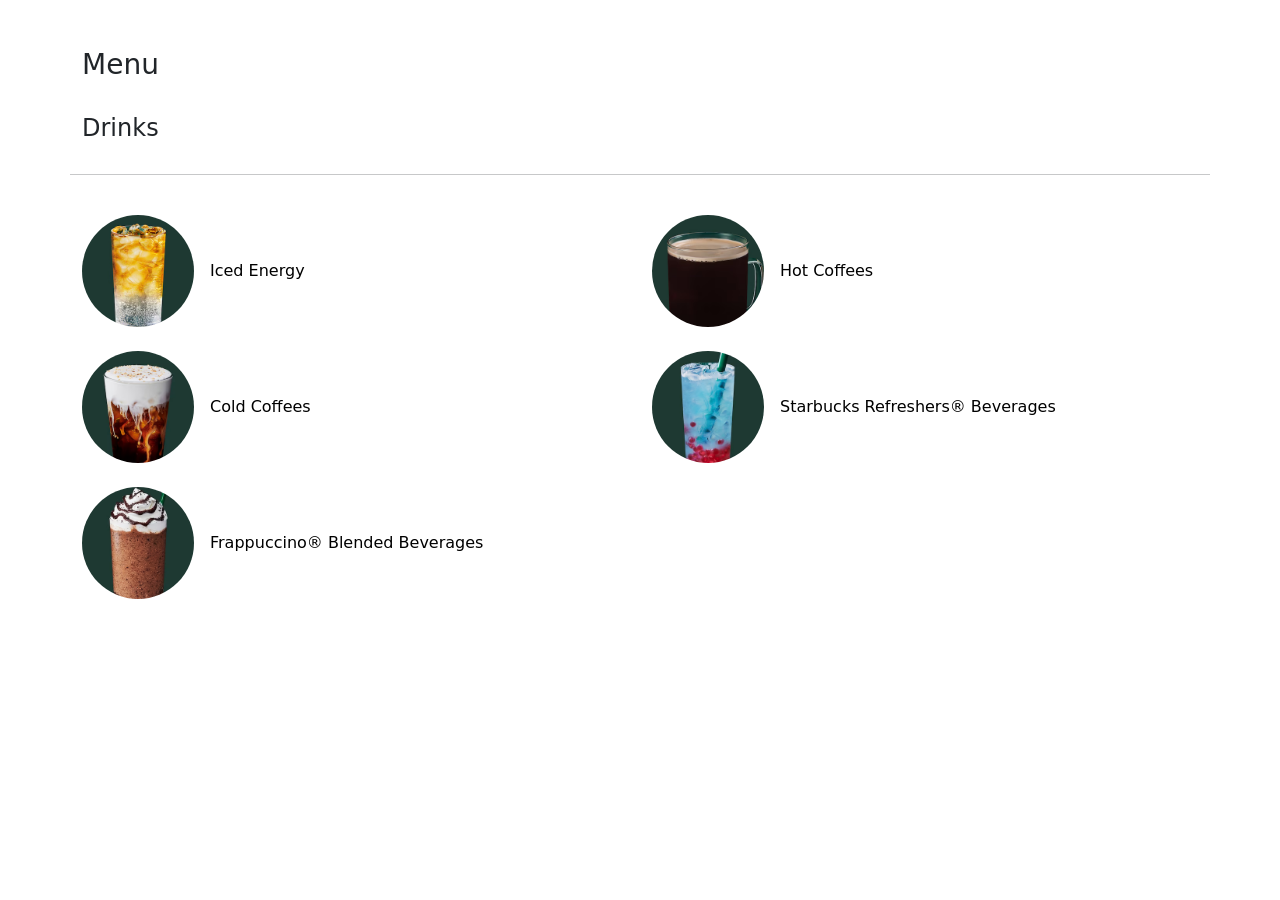
<file: Starbucks/menu.html>
<!DOCTYPE html>
<html lang="en">
  <head>
    <meta charset="UTF-8" />
    <meta name="viewport" content="width=device-width, initial-scale=1.0" />
    <title>Document</title>
    <link rel="stylesheet" href="css/bootstrap.min.css" />
    <link rel="stylesheet" href="css/menu.css" />
  </head>
  <body>
    <div class="container " style="padding-top: 3rem;">
      <div class="row gy-4" id="row">
        <h1 style="font-size: 28px;">Menu</h1>
        <h2 style="font-size: 24px;">Drinks</h2>
        <hr />
      </div>
    </div>
    <script src="js/menu.js"></script>
    <script src="js/bootstrap.bundle.min.js"></script>
  </body>
</html>
</file>
<file: Abstract/css/style.css>
*,
body {
  font-family: "GT America Standard", sans-serif;
}
.container .row div p {
  font-size: 24px;
  font-weight: 400;
  line-height: 32px;
  width: 85%;
}
.container .row div a {
  text-decoration: none;
  font-size: 20px;
  font-weight: 400;
}
.container .row div a:hover {
  text-decoration: underline;
}
.container .row div img {
  width: 84.94px;
  height: 84.94px;
}
.search-section {
  background-color: #dadbf1;
  padding-top: 80px;
  padding-bottom: 115px;
}
.container {
  margin-top: 150px;
}
.container .row div {
  margin-bottom: 3rem;
}
a {
  /* text-decoration: none !important; */
}
.search-section h1 {
  font-size: 80px;
  letter-spacing: -1px;
  color: #000000;
  font-family: "GT America Standard", sans-serif;
}
.arrow-svg {
  width: 28px;
  height: 36.23px;
}
svg:not(:root) {
  overflow: hidden;
}
.header {
  padding: 1.8rem 6rem;
}
.header div:last-child a:last-child {
  background-color: #4c5fd5;
  color: #fff;
  border: 1px solid #4c5fd5;
  transition: 0.4s ease;
  padding: 0.66rem 2rem;
}
.header div:last-child a {
  font-size: 24px;
}
.header div:last-child a:first-child {
  border: 1px solid white;
  padding: 0.66rem 0;
}
.header div:last-child a:last-child:hover {
  background-color: #fff;
  color: rgb(33, 37, 41);
  border: 1px solid #fff;
}
.search-section input:focus {
  outline: none;
  border: none;
}
.search-section div {
  border: 1px solid #000000;
  width: 53.4%;
}
.search-section div:hover {
  border-color: #4c5fd5;
}
.search-section div:hover .arrow-svg {
  fill: #4c5fd5;
}
.search-section input::placeholder {
  font-size: 18px;
  font-weight: 600;
}
.search-section input {
  font-size: 20px;
  font-weight: 400;
  padding-top: 1.127rem;
  padding-bottom: 1.127rem;
}
.column h3 {
  font-size: 24px;
}
.column a {
  color: white;
}
footer p {
  font-size: 20px;
  margin-top: -15px;
}
footer h3 {
  font-weight: bold;
}
footer .column:first-child {
  margin-left: 6rem;
}
.copyright {
  margin-right: 6rem;
}
@media only screen and (max-width: 991px) {
  footer .column:first-child {
    margin-left: 0rem;
  }
  .copyright {
    margin-right: 0;
  }
}
@media screen and (max-width: 768px) {
  .header {
    margin: 0 -67px;
  }
  .search-section h1 {
    font-size: 58px;
  }
  .search-section div {
    width: 100%;
  }
  .search-section {
    padding-left: 20px;
    padding-right: 20px;
  }
}

@media screen and (max-width: 500px) {
  .search-section h1 {
    font-size: 40px;
  }
}
@media screen and (max-width: 991px) and (min-width: 769px) {
  .search-section div {
    width: 75%;
  }
}
@media screen and (max-width: 1320px) and (min-width: 992px) {
  .search-section div {
    width: 50%;
  }
}

.menuBtn,
.search-btn {
  width: auto;
  height: 30px;
  cursor: pointer;
}
.header a {
  text-decoration: none !important;
}
.line {
  position: relative;
  display: inline-block;
}

.line::after {
  content: "";
  display: block;
  width: 250%;
  height: 1px;
  background-color: white;
  position: absolute;
  left: 50%;
  transform: translateX(-50%);
  margin: 15px 0;
}
.line,
.line + a {
  font-size: 24px;
  color: white; /* رنگ متن */
}
.line + a {
  margin-top: 35px;
}
.separator {
  width: 2px;
  background-color: white;
  height: 75%;
  display: inline-block;
}
.footer a {
  text-decoration: none;
}
.footer a:hover {
  text-decoration: underline;
}
</file>
<file: preliminary/style.css>
*,
body {
  font-family: "GT America Standard", sans-serif;
}
.container .row div p {
  font-size: 24px;
  font-weight: 400;
  line-height: 32px;
  width: 85%;
}
.container .row div a {
  text-decoration: none;
  font-size: 20px;
  font-weight: 400;
}
.container .row div a:hover {
  text-decoration: underline;
}
.container .row div img {
  width: 84.94px;
  height: 84.94px;
}
.search-section {
  background-color: #dadbf1;
  padding-top: 80px;
  padding-bottom: 115px;
}
.container {
  margin-top: 150px;
}
.container .row div {
  margin-bottom: 3rem;
}
a {
  /* text-decoration: none !important; */
}
.search-section h1 {
  font-size: 80px;
  letter-spacing: -1px;
  color: #000000;
  font-family: "GT America Standard", sans-serif;
}
.arrow-svg {
  width: 28px;
  height: 36.23px;
}
svg:not(:root) {
  overflow: hidden;
}
.header {
  padding: 1.8rem 6rem;
}
.header div:last-child a:last-child {
  background-color: #4c5fd5;
  color: #fff;
  border: 1px solid #4c5fd5;
  transition: 0.4s ease;
  padding: 0.66rem 2rem;
}
.header div:last-child a {
  font-size: 24px;
}
.header div:last-child a:first-child {
  border: 1px solid white;
  padding: 0.66rem 0;
}
.header div:last-child a:last-child:hover {
  background-color: #fff;
  color: rgb(33, 37, 41);
  border: 1px solid #fff;
}
.search-section input:focus {
  outline: none;
  border: none;
}
.search-section div {
  border: 1px solid #000000;
  width: 53.4%;
}
.search-section div:hover {
  border-color: #4c5fd5;
}
.search-section div:hover .arrow-svg {
  fill: #4c5fd5;
}
.search-section input::placeholder {
  font-size: 18px;
  font-weight: 600;
}
.search-section input {
  font-size: 20px;
  font-weight: 400;
  padding-top: 1.127rem;
  padding-bottom: 1.127rem;
}
.column h3 {
  font-size: 24px;
}
.column a {
  color: white;
}
footer p {
  font-size: 20px;
  margin-top: -15px;
}
footer h3 {
  font-weight: bold;
}
footer .column:first-child {
  margin-left: 6rem;
}
.copyright {
  margin-right: 6rem;
}
@media only screen and (max-width: 991px) {
  footer .column:first-child {
    margin-left: 0rem;
  }
  .copyright {
    margin-right: 0;
  }
}
@media screen and (max-width: 768px) {
  .header {
    margin: 0 -67px;
  }
  .search-section h1 {
    font-size: 58px;
  }
  .search-section div {
    width: 100%;
  }
  .search-section {
    padding-left: 20px;
    padding-right: 20px;
  }
}

@media screen and (max-width: 500px) {
  .search-section h1 {
    font-size: 40px;
  }
}
@media screen and (max-width: 991px) and (min-width: 769px) {
  .search-section div {
    width: 75%;
  }
}
@media screen and (max-width: 1320px) and (min-width: 992px) {
  .search-section div {
    width: 50%;
  }
}

.menuBtn,
.search-btn {
  width: auto;
  height: 30px;
  cursor: pointer;
}
.header a {
  text-decoration: none !important;
}
.line {
  position: relative;
  display: inline-block;
}

.line::after {
  content: "";
  display: block;
  width: 250%;
  height: 1px;
  background-color: white;
  position: absolute;
  left: 50%;
  transform: translateX(-50%);
  margin: 15px 0;
}
.line,
.line + a {
  font-size: 24px;
  color: white; /* رنگ متن */
}
.line + a {
  margin-top: 35px;
}
.separator {
  width: 2px;
  background-color: white;
  height: 75%;
  display: inline-block;
}
.footer a {
  text-decoration: none;
}
.footer a:hover {
  text-decoration: underline;
}
</file>
<file: Abstract/css/signup.css>
body {
  background-color: #f8f9fa;
}

.card {
  border-radius: 10px;
}

.card-title {
  margin-bottom: 0.75rem;
  font-weight: 500;
}

.btn-link {
  color: #007bff;
  text-decoration: none;
  font-weight: 400;
}
h4 {
  font-size: 16px;
}
p {
  font-size: 13px;
  color: #49545c;
}
label {
  font-size: 13px;
  font-weight: 500;
}
</file>
<file: Starbucks/css/style.css>
.navbar a {
  color: black;
  text-decoration: none;
}
@media screen and (max-width: 789px) {
  .gift-cards,
  .menu,
  .rewards,
  .Join-now,
  .Sign-in,
  .find {
    display: none;
  }
  .navbar-toggler {
    display: block !important;
  }
}
.navbar-toggler {
  display: none;
}
@media screen and (max-width: 767px) {
  .Starbucks-Rewards h1 {
    margin-left: 1rem;
  }
  .Starbucks-Rewards a {
    margin-right: 1rem;
  }
  .navbar svg:first-of-type {
    width: 40px;
    height: 40px;
  }
  .get-start p:not(:nth-child(2)) {
    margin-left: 4.5rem;
  }
}
@media screen and (min-width: 768px) {
  .Starbucks-Rewards h1 {
    margin-left: 8rem;
  }
  .navbar svg:first-of-type {
    width: 51px;
    height: 51px;
  }
}
a {
  text-decoration: none !important;
}
.get-start h3 {
  font-size: 19px;
}
.get-start a {
  color: #008752;
  text-decoration: underline !important;
}
.favorites .header {
  background-color: #f1f8f5;
}
.favorites .description {
  background-color: #d4e9e2;
}
.favorites .header h2 {
  font-size: 28px;
}
.favorites .description h3 {
  font-size: 24px;
}
.favorites .description img {
  width: 375px;
  height: 211px;
}
.star {
  color: #cba258;
  font-size: 16px;
  margin-left: -7px;
}
.favorites .rating .number {
  font-size: 24px;
}
.Starbucks-Rewards {
  position: sticky;
}
@media screen and (max-width: 767px) {
  .description h3 {
    font-size: 19px !important;
  }
  .extras h3 {
    font-size: 16px !important;
  }
  .coming .container-fluid img {
    width: 112px !important;
    height: 49.98px !important;
  }
  .Questions {
    padding-left: 1rem !important;
  }
  .content h1{
    font-size: 28px !important;
  }

  .content p{
    font-size: 16px !important;
  }
}
.description h3 {
  font-size: 24px;
}
.extras img {
  width: 112px;
  height: 112px;
}
.extras h3 {
  font-size: 19px;
}
.extras a {
  text-decoration: underline !important;
  color: #186966;
  font-weight: 500;
}
/* .Starbucks-Rewards {
  position: sticky;
  top: 0; 
} */
.cash {
  background-color: #f2f0eb;
  margin-top: 8rem !important;
}
.cash .header h2 {
  font-size: 28px;
}
.cash .header p {
  font-weight: 400;
}
.cash img {
  width: 112px;
  height: 158px;
}
.cash h3 {
  font-size: 19px;
}
@media screen and (min-width: 768px) and (max-width: 1023px) {
  .cash .cash-card {
    width: 50% !important;
    margin: 20px 0 !important;
    padding: 0 !important;
  }
  .star-dollar {
    width: 100% !important;
  }
}
.coming {
  background-image: url(img/844262945b2a8b8cfb29.png);
}
.coming .container-fluid {
  background-color: #d4e9e2;
}
.coming .header h2 {
  font-size: 28px;
}
.coming .header p {
  font-weight: 500;
}
.coming a:not(.join-btn) {
  color: #008752;

  text-decoration: underline !important;
}
.join-btn {
  background-color: #158159;
}
.link-section a,
.accordion a {
  color: #00000094;
}
.link-section a:hover,
.accordion a:hover {
  color: #000000;
}
.contact-us a svg {
  color: #1e1e1e;
  margin-right: 10px;
}
.contact-us div a:hover {
  text-decoration: underline !important;
}
.contact-us div p {
  color: #00000094;
  font-size: 14px;
  font-weight: 500;
}
@media screen and (max-width: 1023px) {
  .link-section {
    display: none;
  }
  .accordion {
    display: block;
  }
}
@media screen and (min-width: 1024px) {
  .accordion {
    display: none;
  }
}
.accordion button {
  font-size: 19px;
  font-weight: 500;
}

header {
  background-color: rgb(212, 233, 226);
  background: url("img/xl-hero-desktop_2021.png") no-repeat, rgb(212, 233, 226);
  background-size: cover;
  background-position: bottom; /* تنظیم موقعیت تصویر */
  height: 90vh; /* ارتفاع هدر را بر اساس نیاز خود تنظیم کنید */
  width: 100%;
  box-sizing: border-box;
}

.content {
  color: #000;
}

.button {
  display: inline-block;
  background-color: #158159;
  transition: 0.3s;
  color: #fff;
}

.button:hover {
  background-color: #2e8d6a;
}
.content h1{
font-size: 36px;
}
.content p{
  font-size: 19px;
}
.join-online{
  text-decoration: underline !important;
}
</file>
<file: Starbucks/css/menu.css>
img {
  width: 112px;
  height: 112px;
  border-radius: 50%;
}
a{
    text-decoration: none;
}
a{
    color: black;
}
</file>
